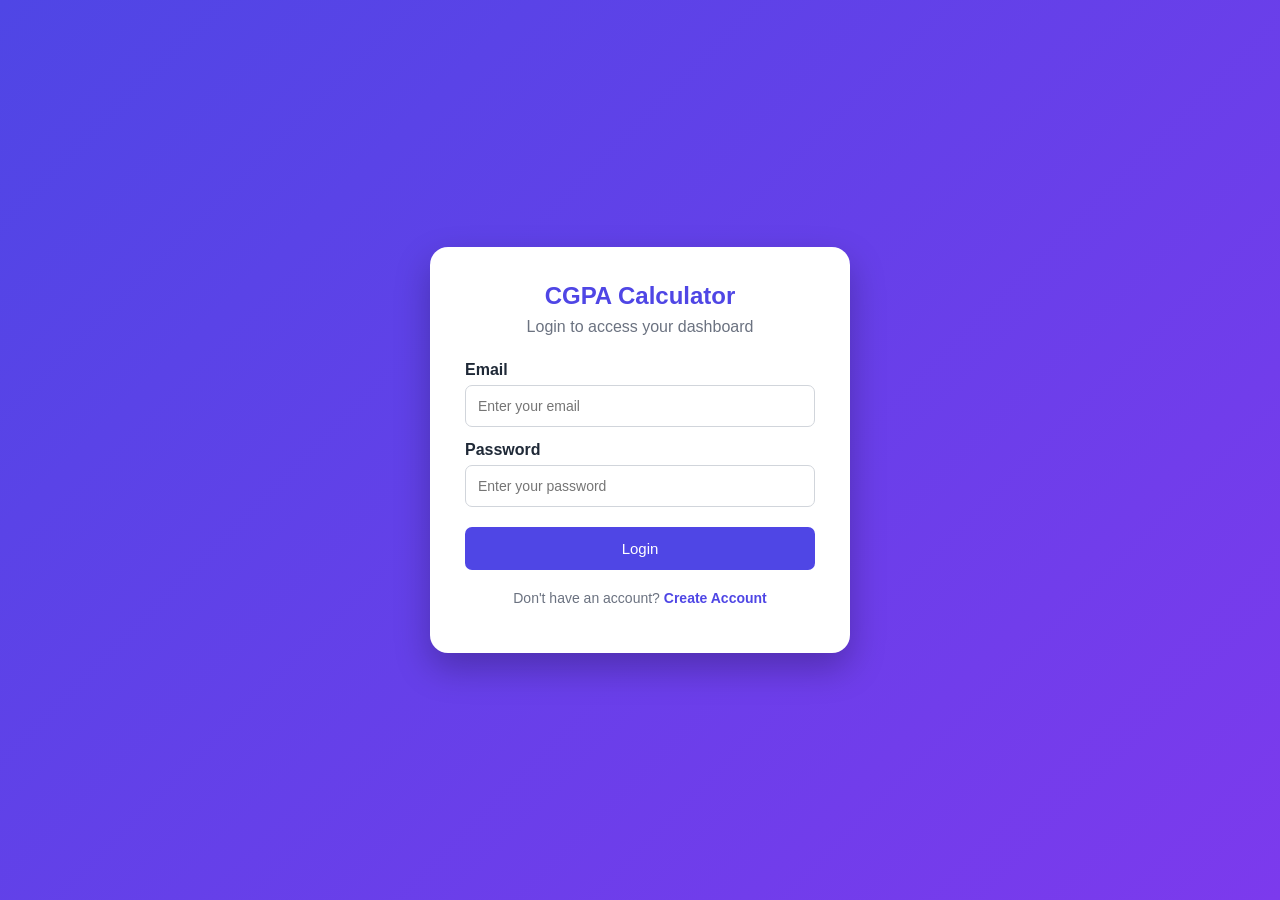
<file: index.html>
<!DOCTYPE html>
<html lang="en">
<head>
    <meta charset="UTF-8">
    <meta name="viewport" content="width=device-width, initial-scale=1.0">
    <title>Smart CGPA Calculator</title>
    <link rel="stylesheet" href="style.css">
</head>

<body>

    <!-- ================= LOGIN / REGISTER ================= -->
    <section id="authPage" class="auth-page">

        <div class="auth-card">

            <!-- Login -->
            <div id="loginBox">

                <h1>CGPA Calculator</h1>
                <p>Login to access your dashboard</p>

                <form id="loginForm">

                    <label for="loginEmail">Email</label>
                    <input
                        type="email"
                        id="loginEmail"
                        placeholder="Enter your email"
                        required
                    >

                    <label for="loginPassword">Password</label>
                    <input
                        type="password"
                        id="loginPassword"
                        placeholder="Enter your password"
                        required
                    >

                    <button type="submit" class="auth-btn">
                        Login
                    </button>

                </form>

                <p class="switch-text">
                    Don't have an account?
                    <span id="showRegister">Create Account</span>
                </p>

                <div id="loginMessage" class="message"></div>

            </div>


            <!-- Register -->
            <div id="registerBox" class="hidden">

                <h1>Create Account</h1>
                <p>Register to use the CGPA Calculator</p>

                <form id="registerForm">

                    <label for="registerName">Full Name</label>
                    <input
                        type="text"
                        id="registerName"
                        placeholder="Enter your name"
                        required
                    >

                    <label for="registerEmail">Email</label>
                    <input
                        type="email"
                        id="registerEmail"
                        placeholder="Enter your email"
                        required
                    >

                    <label for="registerPassword">Password</label>
                    <input
                        type="password"
                        id="registerPassword"
                        placeholder="Minimum 6 characters"
                        minlength="6"
                        required
                    >

                    <button type="submit" class="auth-btn">
                        Register
                    </button>

                </form>

                <p class="switch-text">
                    Already have an account?
                    <span id="showLogin">Login</span>
                </p>

                <div id="registerMessage" class="message"></div>

            </div>

        </div>

    </section>


    <!-- ================= MAIN APPLICATION ================= -->

    <section id="appPage" class="app-page hidden">

        <!-- Navigation -->
        <nav class="navbar">

            <div class="logo">
                Smart CGPA
            </div>

            <div class="nav-right">

                <span class="welcome">
                    Welcome,
                    <strong id="userName"></strong>
                </span>

                <button class="theme-btn" id="themeBtn">
                    Toggle Theme
                </button>

                <button class="logout-btn" id="logoutBtn">
                    Logout
                </button>

            </div>

        </nav>


        <!-- Main Content -->
        <main class="main-content">

            <div class="dashboard-title">

                <h1>CGPA Dashboard</h1>

                <p>
                    Calculate, save, and review your academic performance.
                </p>

            </div>


            <!-- Calculator -->
            <div class="calculator-card">

                <h2>Enter Subject Details</h2>

                <div class="subject-heading">

                    <div>Subject Name</div>
                    <div>Credits</div>
                    <div>Grade Point</div>
                    <div>Action</div>

                </div>


                <div id="subjectContainer"></div>


                <div class="action-buttons">

                    <button
                        class="add-btn"
                        id="addSubjectBtn"
                    >
                        + Add Subject
                    </button>

                    <button
                        class="calculate-btn"
                        id="calculateBtn"
                    >
                        Calculate CGPA
                    </button>

                    <button
                        class="reset-btn"
                        id="resetBtn"
                    >
                        Reset
                    </button>

                </div>


                <!-- Result -->
                <div id="result" class="result hidden">

                    <h2>
                        CGPA:
                        <span id="cgpa">0.00</span>
                    </h2>

                    <p>
                        Total Credits:
                        <span id="totalCredits">0</span>
                    </p>

                    <p>
                        Approximate Percentage:
                        <span id="percentage">0.00</span>%
                    </p>

                </div>

            </div>


            <!-- History -->
            <div class="history-card">

                <div class="history-top">

                    <h2>Calculation History</h2>

                    <input
                        type="text"
                        id="historySearch"
                        placeholder="Search history..."
                    >

                    <button
                        class="clear-btn"
                        id="clearHistoryBtn"
                    >
                        Clear History
                    </button>

                </div>

                <div id="historyList"></div>

            </div>

        </main>

    </section>


    <script src="script.js"></script>

</body>
</html>
</file>
<file: style.css>
:root {

    --primary: #4f46e5;
    --secondary: #7c3aed;
    --success: #16a34a;
    --danger: #dc2626;

    --text: #1f2937;
    --muted: #6b7280;

    --card: #ffffff;
    --background: #eef2ff;

    --border: #d1d5db;
}


/* ================= GENERAL ================= */

* {
    box-sizing: border-box;
    margin: 0;
    padding: 0;

    font-family: Arial, sans-serif;
}


body {

    min-height: 100vh;

    background:
        linear-gradient(
            135deg,
            var(--primary),
            var(--secondary)
        );

    color: var(--text);
}


button {

    border: none;

    cursor: pointer;

    transition: 0.3s;
}


button:hover {

    opacity: 0.85;

    transform: translateY(-1px);
}


input,
select {

    width: 100%;

    padding: 12px;

    border: 1px solid var(--border);

    border-radius: 7px;

    font-size: 14px;

    outline: none;

    background: var(--card);

    color: var(--text);
}


input:focus,
select:focus {

    border-color: var(--primary);

    box-shadow:
        0 0 5px
        rgba(79, 70, 229, 0.3);
}


.hidden {

    display: none !important;
}


/* ================= LOGIN ================= */

.auth-page {

    min-height: 100vh;

    display: flex;

    align-items: center;

    justify-content: center;

    padding: 20px;
}


.auth-card {

    width: 100%;

    max-width: 420px;

    background: var(--card);

    padding: 35px;

    border-radius: 18px;

    box-shadow:
        0 15px 35px
        rgba(0, 0, 0, 0.25);
}


.auth-card h1 {

    text-align: center;

    color: var(--primary);

    margin-bottom: 8px;
}


.auth-card p {

    text-align: center;

    color: var(--muted);

    margin-bottom: 25px;
}


.auth-card label {

    display: block;

    margin: 14px 0 6px;

    font-weight: bold;
}


.auth-btn {

    width: 100%;

    background: var(--primary);

    color: white;

    padding: 13px;

    border-radius: 7px;

    margin-top: 20px;

    font-size: 15px;
}


.switch-text {

    margin-top: 20px !important;

    margin-bottom: 0 !important;

    font-size: 14px;
}


.switch-text span {

    color: var(--primary);

    cursor: pointer;

    font-weight: bold;
}


.message {

    margin-top: 12px;

    text-align: center;

    font-size: 14px;

    color: var(--danger);
}


/* ================= APPLICATION ================= */

.app-page {

    min-height: 100vh;

    background: var(--background);
}


/* ================= NAVBAR ================= */

.navbar {

    background: var(--card);

    padding: 16px 5%;

    display: flex;

    justify-content: space-between;

    align-items: center;

    box-shadow:
        0 2px 10px
        rgba(0, 0, 0, 0.1);
}


.logo {

    color: var(--primary);

    font-size: 22px;

    font-weight: bold;
}


.nav-right {

    display: flex;

    align-items: center;

    gap: 10px;
}


.welcome {

    color: var(--muted);

    font-size: 14px;
}


.logout-btn,
.theme-btn {

    padding: 9px 13px;

    border-radius: 6px;

    color: white;

    background: var(--danger);
}


.theme-btn {

    background: #111827;
}


/* ================= MAIN ================= */

.main-content {

    max-width: 1100px;

    margin: auto;

    padding: 30px 20px;
}


.dashboard-title {

    margin-bottom: 20px;
}


.dashboard-title h1 {

    margin-bottom: 6px;
}


.dashboard-title p {

    color: var(--muted);
}


/* ================= CARDS ================= */

.calculator-card,
.history-card {

    background: var(--card);

    padding: 25px;

    border-radius: 14px;

    box-shadow:
        0 5px 18px
        rgba(0, 0, 0, 0.08);

    margin-bottom: 25px;
}


.calculator-card h2,
.history-card h2 {

    margin-bottom: 18px;

    color: var(--primary);
}


/* ================= SUBJECT ================= */

.subject-heading,
.subject-row {

    display: grid;

    grid-template-columns:
        2fr
        1fr
        1.2fr
        auto;

    gap: 10px;

    align-items: center;
}


.subject-heading {

    font-weight: bold;

    margin-bottom: 8px;

    color: var(--muted);

    font-size: 14px;
}


.subject-row {

    margin-bottom: 10px;
}


.remove-btn {

    background: var(--danger);

    color: white;

    padding: 11px 13px;

    border-radius: 6px;
}


/* ================= BUTTONS ================= */

.action-buttons {

    display: flex;

    flex-wrap: wrap;

    gap: 10px;

    margin-top: 20px;
}


.add-btn,
.calculate-btn,
.reset-btn,
.clear-btn {

    padding: 12px 16px;

    color: white;

    border-radius: 7px;
}


.add-btn {

    background: #0891b2;
}


.calculate-btn {

    background: var(--success);
}


.reset-btn,
.clear-btn {

    background: #6b7280;
}


/* ================= RESULT ================= */

.result {

    margin-top: 25px;

    padding: 22px;

    text-align: center;

    background: #dcfce7;

    border: 1px solid #86efac;

    border-radius: 10px;

    color: #166534;
}


.result h2 {

    font-size: 28px;

    margin-bottom: 12px;
}


.result p {

    margin: 6px 0;
}


/* ================= HISTORY ================= */

.history-top {

    display: flex;

    justify-content: space-between;

    align-items: center;

    gap: 15px;

    margin-bottom: 15px;
}


.history-top input {

    max-width: 250px;
}


.history-item {

    border: 1px solid var(--border);

    border-radius: 8px;

    padding: 14px;

    margin-bottom: 10px;

    display: flex;

    justify-content: space-between;

    align-items: center;

    gap: 15px;
}


.history-item small {

    color: var(--muted);
}


.history-cgpa {

    font-size: 20px;

    color: var(--primary);

    font-weight: bold;
}


.empty-history {

    color: var(--muted);

    text-align: center;

    padding: 15px;
}


/* ================= DARK MODE ================= */

body.dark {

    --text: #f9fafb;

    --muted: #cbd5e1;

    --card: #1f2937;

    --background: #111827;

    --border: #4b5563;
}


body.dark .result {

    background: #14532d;

    color: #dcfce7;
}


/* ================= RESPONSIVE ================= */

@media (max-width: 700px) {

    .navbar {

        align-items: flex-start;

        flex-direction: column;

        gap: 12px;
    }


    .nav-right {

        width: 100%;

        justify-content: space-between;

        flex-wrap: wrap;
    }


    .subject-heading {

        display: none;
    }


    .subject-row {

        grid-template-columns: 1fr;

        padding: 15px;

        border: 1px solid var(--border);

        border-radius: 8px;

        margin-bottom: 12px;
    }


    .remove-btn {

        width: 100%;
    }


    .history-top {

        align-items: stretch;

        flex-direction: column;
    }


    .history-top input {

        max-width: none;
    }


    .history-item {

        align-items: flex-start;

        flex-direction: column;
    }


    .action-buttons button {

        width: 100%;
    }

}
</file>
